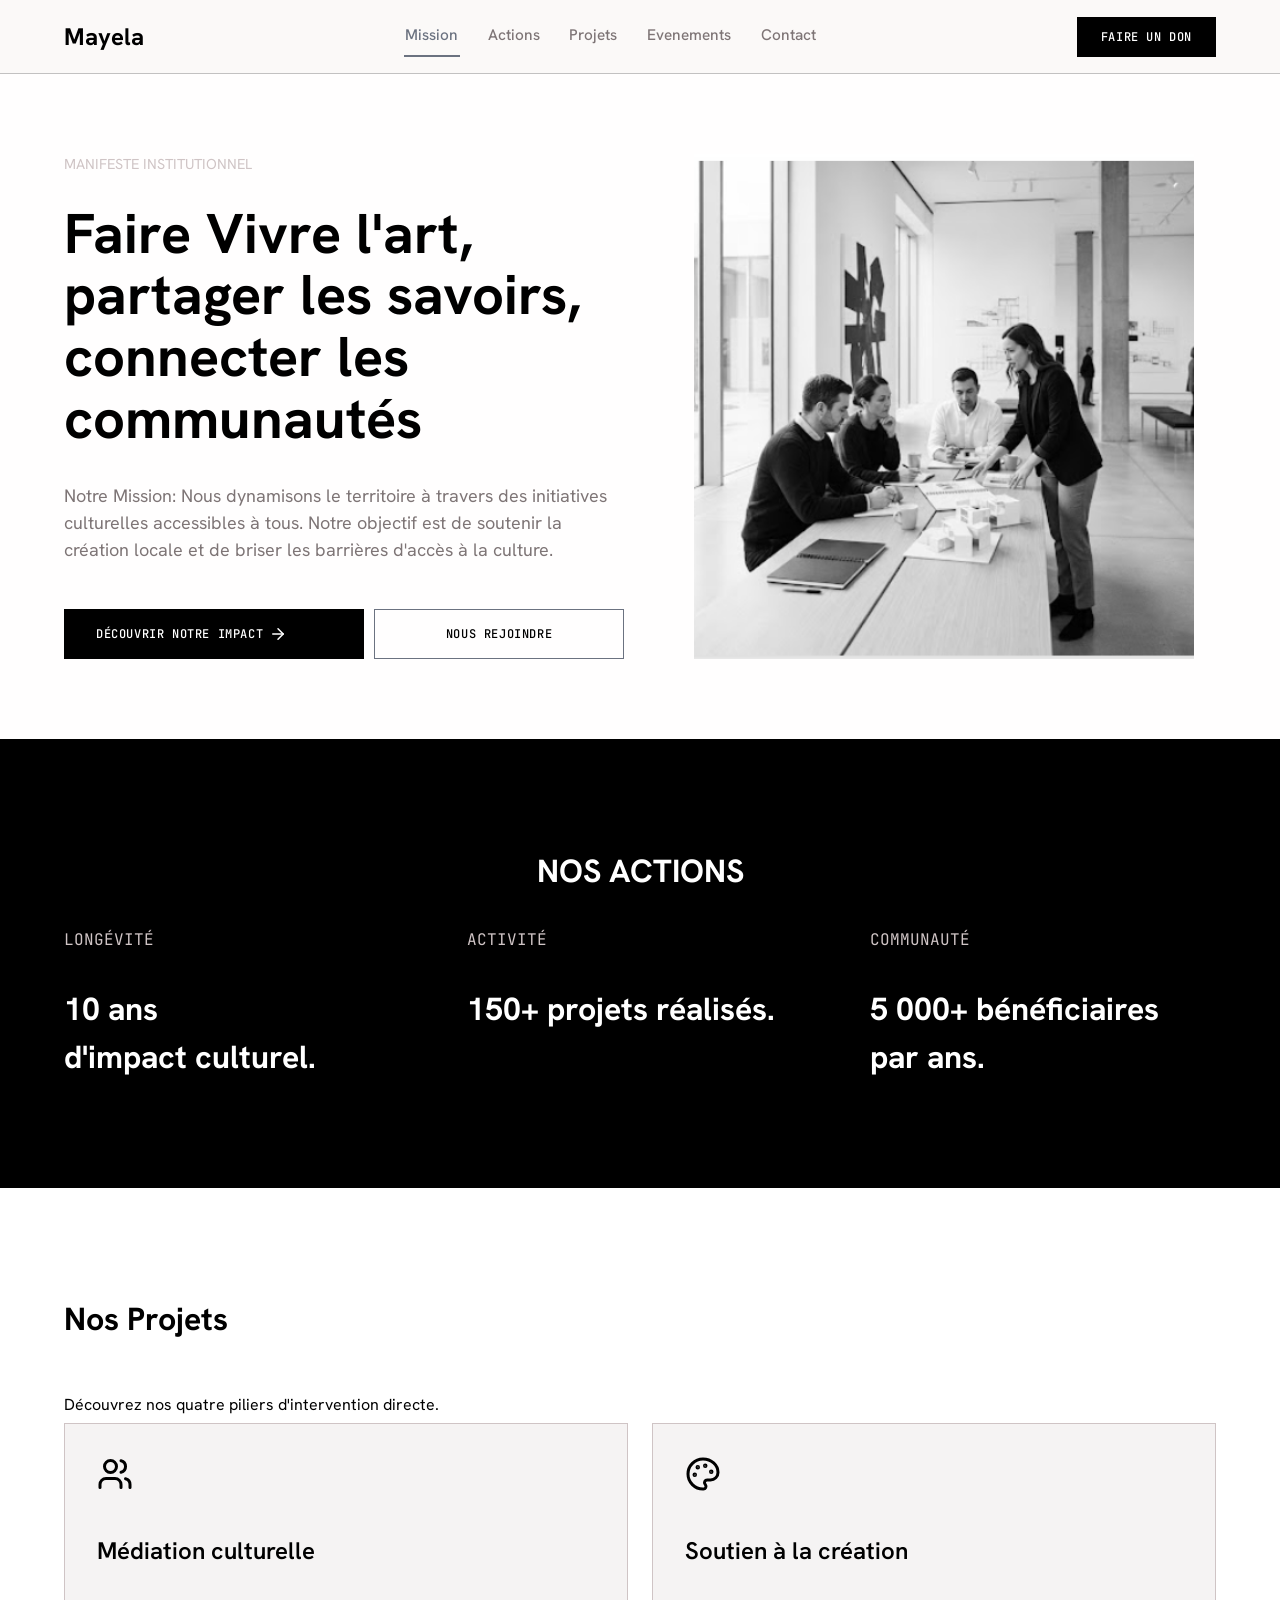
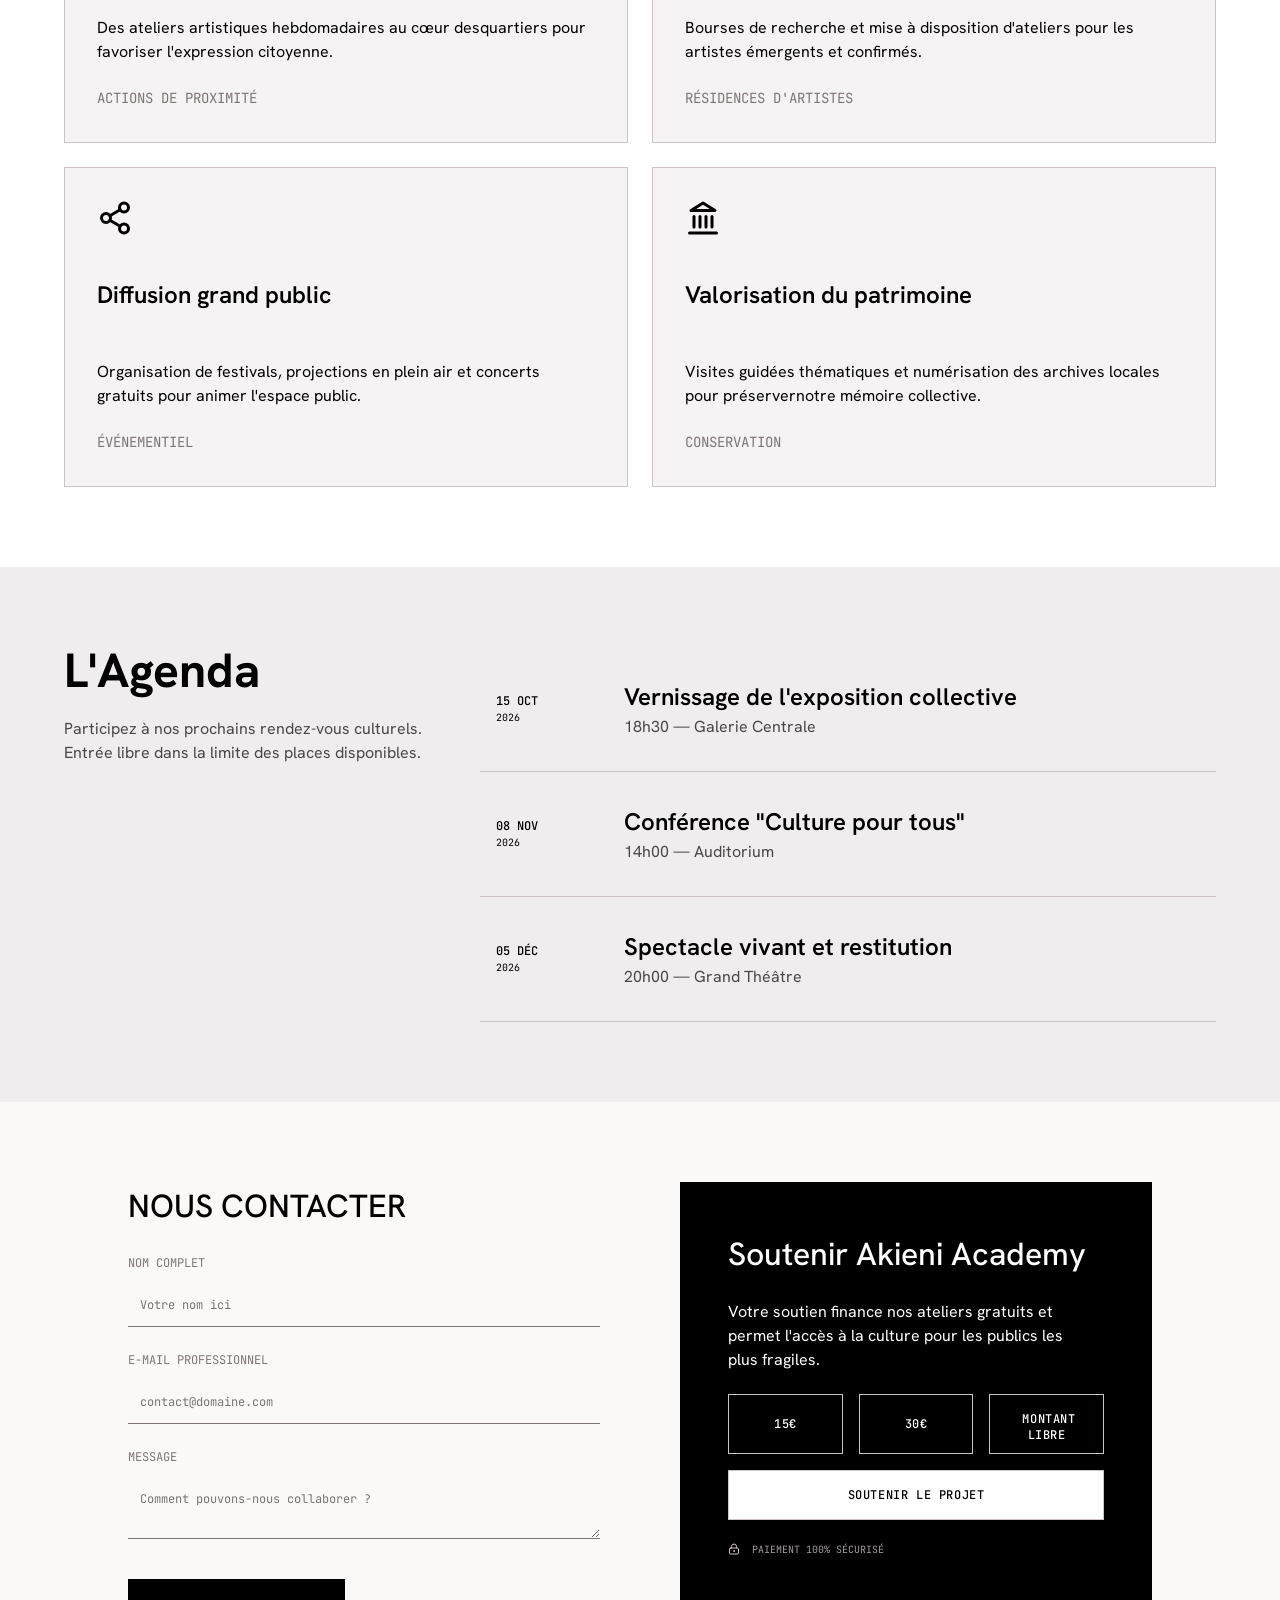
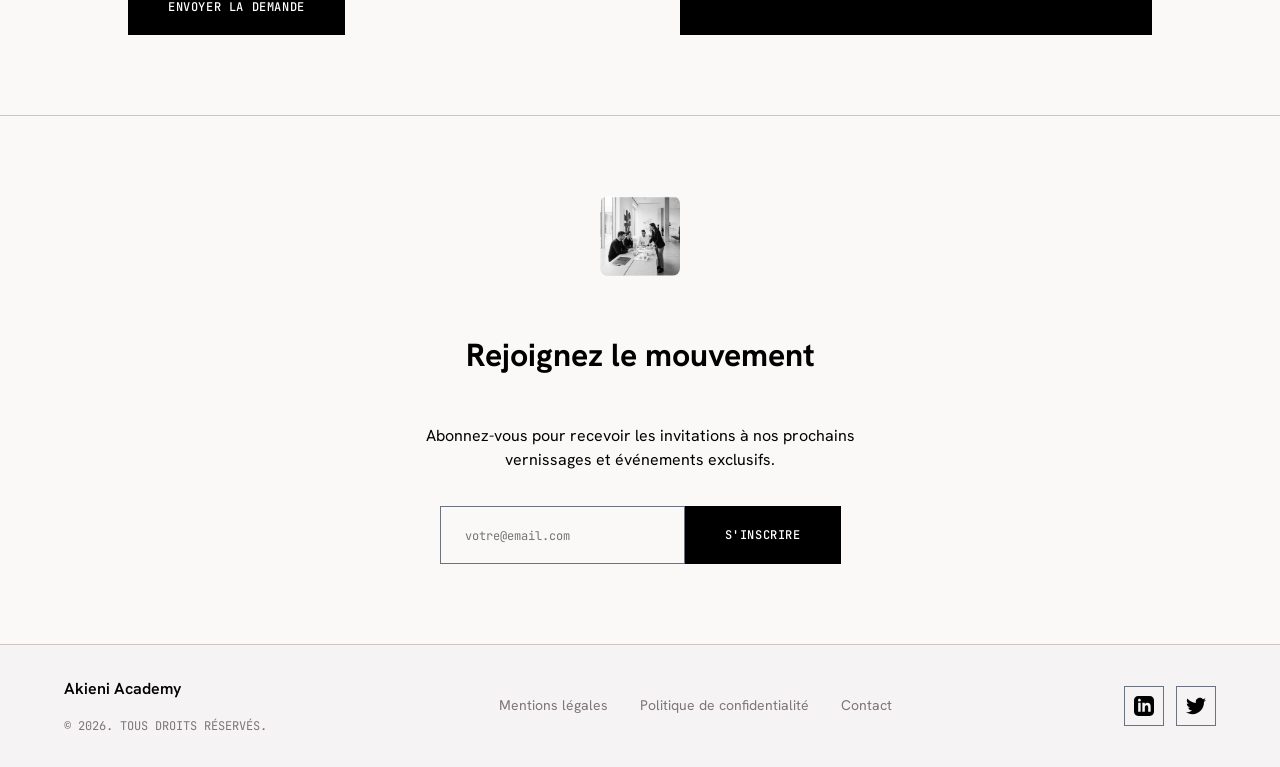
<file: index.html>
<!DOCTYPE html>
<html lang="fr">
  <head>
    <meta charset="UTF-8">
    <meta name="viewport" content="width=device-width, initial-scale=1.0">
    <title>Mayela | Faire vivre l'art</title>

    <link rel="preconnect" href="https://fonts.googleapis.com">
    <link rel="preconnect" href="https://fonts.gstatic.com" crossorigin>
    <link
      href="https://fonts.googleapis.com/css2?family=Hanken+Grotesk:ital,wght@0,100..900;1,100..900&family=JetBrains+Mono:ital,wght@0,100..800;1,100..800&display=swap"
      rel="stylesheet"
    >

    <link rel="stylesheet" href="css/index.css">
  </head>

  <body>
    <nav class="navbar_bloc">
      <div class="base_width">
        <div class="navbar_logo">mayela</div>
        <ul class="navebar_links">
          <li><a href="#missions">mission</a></li>
          <li><a href="#actions">actions</a></li>
          <li><a href="#projets">projets</a></li>
          <li><a href="#agenda">evenements</a></li>
          <li><a href="#newsletter">contact</a></li>
        </ul>
        <button class="navbar_btn_don button__small button-primary">
          Faire un don
        </button>
      </div>
    </nav>

    <header class="layout-base"></header>

    <main>
      <section class="hero_section layout-base" id="missions">
        <div class="principal_container">
          <div class="left_box">
            <div class="small_title">MANIFESTE INSTITUTIONNEL</div>
            <h1>
              Faire Vivre l'art, partager les savoirs, connecter les <br>
              communautés
            </h1>
            <p class="description-title">
              Notre Mission: Nous dynamisons le territoire à travers des
              initiatives culturelles accessibles à tous. Notre objectif est de
              soutenir la création locale et de briser les barrières d'accès à
              la culture.
            </p>

            <div class="btn-group ">
              <button class="button__icon button-primary">
                Découvrir notre impact
                <svg
                  xmlns="http://www.w3.org/2000/svg"
                  width="18"
                  height="18"
                  viewBox="0 0 24 24"
                  fill="none"
                  stroke="currentColor"
                  stroke-width="2"
                  stroke-linecap="round"
                  stroke-linejoin="round"
                  aria-hidden="true"
                  focusable="false"
                  class="lucide lucide-arrow-right-icon lucide-arrow-right"
                >
                  <path d="M5 12h14" />
                  <path d="m12 5 7 7-7 7" />
                </svg>
              </button>
              <button class="button button-secondary btn-outline">
                Nous rejoindre
              </button>
            </div>
          </div>

          <div class="right-box">
            <img
              src="ressources/img/img.png"
              alt="Bénévoles de Mayela animant un atelier artistique en plein air"
            >
          </div>
        </div>
      </section>

      <!-- Debut section :  Chiffres -->
      <section class="chiffre_section" id="actions">
        <h2>NOS ACTIONS</h2>
        <div class="chiffre_content layout-base">
          <article>
            <p class="small_title">longévité</p>
            <h3 class="big_title_chiffre">10 ans d'impact culturel.</h3>
          </article>

          <article>
            <p class="small_title">Activité</p>
            <h3 class="big_title_chiffre">150+ projets réalisés.</h3>
          </article>

          <article>
            <p class="small_title">communauté</p>
            <h3 class="big_title_chiffre">5 000+ bénéficiaires par ans.</h3>
          </article>
        </div>
      </section>
      <!-- fin section  :  Chiffres -->

      <section class="layout-base" id="projets">
        <div class="flex column flex-start">
          <h2>Nos Projets</h2>
          <p class="card-description">
            Découvrez nos quatre piliers d'intervention directe.
          </p>
        </div>
        <div class="projects-grid">
          <div class="card">
            <div class="card-top">
              <div class="flex column">
                <svg
                  xmlns="http://www.w3.org/2000/svg"
                  viewBox="0 0 24 24"
                  fill="none"
                  stroke="currentColor"
                  stroke-width="2"
                  stroke-linecap="round"
                  stroke-linejoin="round"
                  aria-hidden="true"
                  focusable="false"
                  class="card-icon"
                >
                  <path d="M16 21v-2a4 4 0 0 0-4-4H6a4 4 0 0 0-4 4v2" />
                  <circle cx="9" cy="7" r="4" />
                  <path d="M22 21v-2a4 4 0 0 0-3-3.87" />
                  <path d="M16 3.13a4 4 0 01 0 7.75" />
                </svg>
                <h3 class="card-title">Médiation culturelle</h3>
                <p class="card-description">
                  Des ateliers artistiques hebdomadaires au cœur desquartiers
                  pour favoriser l'expression citoyenne.
                </p>
              </div>
            </div>
            <div class="card-bottom">
              <span class="card-label">Actions de proximité</span>
            </div>
          </div>
          <div class="card">
            <div class="card-top">
              <div class="flex column">
                <svg
                  xmlns="http://www.w3.org/2000/svg"
                  viewBox="0 0 24 24"
                  fill="none"
                  stroke="currentColor"
                  stroke-width="2"
                  stroke-linecap="round"
                  stroke-linejoin="round"
                  aria-hidden="true"
                  focusable="false"
                  class="card-icon"
                >
                  <path
                    d="M12 22a1 1 0 0 1 0-20 10 9 0 0 1 10 9 5 5 0 0 1-5 5h-2.25a1.75
                    1.75 0 00-1.4 2.8l.3.4a1.75 1.75 0 0 1-1.4 2.8z"
                  />
                  <circle cx="13.5" cy="6.5" r=".5" fill="currentColor" />
                  <circle cx="17.5" cy="10.5" r=".5" fill="currentColor" />
                  <circle cx="6.5" cy="12.5" r=".5" fill="currentColor" />
                  <circle cx="8.5" cy="7.5" r=".5" fill="currentColor" />
                </svg>
                <h3 class="card-title">Soutien à la création</h3>
                <p class="card-description">
                  Bourses de recherche et mise à disposition d'ateliers pour les
                  artistes émergents et confirmés.
                </p>
              </div>
            </div>
            <div class="card-bottom">
              <span class="card-label">Résidences d'artistes</span>
            </div>
          </div>
          <div class="card">
            <div class="card-top">
              <div class="flex column">
                <svg
                  xmlns="http://www.w3.org/2000/svg"
                  viewBox="0 0 24 24"
                  fill="none"
                  stroke="currentColor"
                  stroke-width="2"
                  stroke-linecap="round"
                  stroke-linejoin="round"
                  aria-hidden="true"
                  focusable="false"
                  class="card-icon"
                >
                  <circle cx="18" cy="5" r="3" />
                  <circle cx="6" cy="12" r="3" />
                  <circle cx="18" cy="19" r="3" />
                  <line x1="8.59" x2="15.42" y1="13.51" y2="17.49" />
                  <line x1="15.41" x2="8.59" y1="6.51" y2="10.49" />
                </svg>
                <h3 class="card-title">Diffusion grand public</h3>
                <p class="card-description">
                  Organisation de festivals, projections en plein air et
                  concerts gratuits pour animer l'espace public.
                </p>
              </div>
            </div>
            <div class="card-bottom">
              <span class="card-label">Événementiel</span>
            </div>
          </div>
          <div class="card">
            <div class="card-top">
              <div class="flex column">
                <svg
                  xmlns="http://www.w3.org/2000/svg"
                  viewBox="0 0 24 24"
                  fill="none"
                  stroke="currentColor"
                  stroke-width="2"
                  stroke-linecap="round"
                  stroke-linejoin="round"
                  aria-hidden="true"
                  focusable="false"
                  class="card-icon"
                >
                  <line x1="3" x2="21" y1="22" y2="22" />
                  <line x1="6" x2="6" y1="18" y2="11" />
                  <line x1="10" x2="10" y1="18" y2="11" />
                  <line x1="14" x2="14" y1="18" y2="11" />
                  <line x1="18" x2="18" y1="18" y2="11" />
                  <polygon points="12 2 20 7 4 7" />
                </svg>
                <h3 class="card-title">Valorisation du patrimoine</h3>
                <p class="card-description">
                  Visites guidées thématiques et numérisation des archives
                  locales pour préservernotre mémoire collective.
                </p>
              </div>
            </div>
            <div class="card-bottom">
              <span class="card-label">Conservation</span>
            </div>
          </div>
        </div>
      </section>

      <!-- Agenda -->
      <section id="agenda">
        <div class="agenda-wrapper layout-base">
          <div class="agenda-left">
            <h2 class="agenda-left-title">L'Agenda</h2>
            <p class="agenda-left-description">
              Participez à nos prochains rendez-vous culturels. Entrée libre
              dans la limite des places disponibles.
            </p>
          </div>
          <div class="agenda-right">
            <div class="agenda-right-wrapper">
              <div class="agenda-item">
                <div class="agenda-item-left">
                  <span>15 OCT</span>
                  <span>2026</span>
                </div>
                <div class="agenda-item-right">
                  <h3 class="agenda-item-right-title">
                    Vernissage de l'exposition collective
                  </h3>
                  <span class="agenda-item-right-meta"
                    >18h30 — Galerie Centrale</span
                  >
                </div>
                <svg
                  xmlns="http://www.w3.org/2000/svg"
                  viewBox="0 0 24 24"
                  fill="none"
                  stroke="currentColor"
                  stroke-width="2"
                  stroke-linecap="round"
                  stroke-linejoin="round"
                  aria-hidden="true"
                  focusable="false"
                  class="agenda-item__icon"
                >
                  <path d="m9 18 6-6-6-6" />
                </svg>
              </div>
              <!--  -->
              <div class="agenda-item">
                <div class="agenda-item-left">
                  <span>08 NOV</span>
                  <span>2026</span>
                </div>
                <div class="agenda-item-right">
                  <h3 class="agenda-item-right-title">
                    Conférence "Culture pour tous"
                  </h3>
                  <span class="agenda-item-right-meta">
                    14h00 — Auditorium
                  </span>
                </div>
                <svg
                  xmlns="http://www.w3.org/2000/svg"
                  viewBox="0 0 24 24"
                  fill="none"
                  stroke="currentColor"
                  stroke-width="2"
                  stroke-linecap="round"
                  stroke-linejoin="round"
                  aria-hidden="true"
                  focusable="false"
                  class="agenda-item__icon"
                >
                  <path d="m9 18 6-6-6-6" />
                </svg>
              </div>
              <!--  -->
              <div class="agenda-item">
                <div class="agenda-item-left">
                  <span>05 DÉC</span>
                  <span>2026</span>
                </div>
                <div class="agenda-item-right">
                  <h3 class="agenda-item-right-title">
                    Spectacle vivant et restitution
                  </h3>
                  <span class="agenda-item-right-meta">
                    20h00 — Grand Théâtre
                  </span>
                </div>
                <svg
                  xmlns="http://www.w3.org/2000/svg"
                  viewBox="0 0 24 24"
                  fill="none"
                  stroke="currentColor"
                  stroke-width="2"
                  stroke-linecap="round"
                  stroke-linejoin="round"
                  aria-hidden="true"
                  focusable="false"
                  class="agenda-item__icon"
                >
                  <path d="m9 18 6-6-6-6" />
                </svg>
              </div>
            </div>
          </div>
        </div>
      </section>

      <!-- Début section NOUS CONTACTER : Grâsty Ghyvet SAMBA DINAULT -->
      <section class="section form-section">
        <div class="form-grid layout-base">
          <div class="flex column">
            <form method="post" class="form">
              <h2 class="sustain-title">NOUS CONTACTER</h2>
              <div class="input-group">
                <label for="fullname" class="input-label">NOM COMPLET</label>
                <input
                  class="input"
                  type="text"
                  name="fullname"
                  id="fullname"
                  placeholder="Votre nom ici"
                  required
                  minlength="2"
                >
              </div>
              <div class="input-group">
                <label for="professional-mail" class="input-label"
                  >E-MAIL PROFESSIONNEL</label
                >
                <input
                  class="input"
                  type="email"
                  name="professional-mail"
                  id="professional-mail"
                  placeholder="contact@domaine.com"
                  required
                >
              </div>
              <div class="input-group">
                <label for="message" class="input-label">MESSAGE</label>
                <textarea
                  class="textarea"
                  name="message"
                  id="message"
                  required
                  minlength="5"
                  placeholder="Comment pouvons-nous collaborer ?"
                ></textarea>
              </div>
              <div>
                <button class="button button-primary">
                  ENVOYER LA DEMANDE
                </button>
              </div>
            </form>
          </div>
          <div class="flex column sustain">
            <div class="flex sustain-item">
              <h2 class="sustain-title">Soutenir Akieni Academy</h2>
              <p>
                Votre soutien finance nos ateliers gratuits et permet l'accès à
                la culture pour les publics les plus fragiles.
              </p>
            </div>
            <div class="flex sustain-group-btn">
              <button class="button button-secondary">15€</button>
              <button class="button button-secondary">30€</button>
              <button class="button button-secondary">Montant libre</button>
            </div>
            <div class="flex">
              <button class="button button-secondary sustain-submit-btn">
                SOUTENIR LE PROJET
              </button>
            </div>
            <div class="sustain-badge">
              <svg
                xmlns="http://www.w3.org/2000/svg"
                viewBox="0 0 24 24"
                fill="none"
                stroke="currentColor"
                stroke-width="2"
                stroke-linecap="round"
                stroke-linejoin="round"
                aria-hidden="true"
                focusable="false"
                class="sustain-logo"
              >
                <circle cx="12" cy="16" r="1" />
                <rect x="3" y="10" width="18" height="12" rx="2" />
                <path d="M7 10V7a5 5 0 0 1 10 0v3" />
              </svg>
              <p>Paiement 100% sécurisé</p>
            </div>
          </div>
        </div>
      </section>
      <!-- Fin Section NOUS CONTACTER -->

      <!-- Section newsletter -->
      <section class="layout-base newsletter-section" id="newsletter">
        <div class="base_width newsletter-content">
          <img
            src="ressources/img/img.png"
            alt="Carnet"
            class="newsletter-icon"
          >

          <h2>Rejoignez le mouvement</h2>
          <p class="card-description">
            Abonnez-vous pour recevoir les invitations à nos prochains
            vernissages et événements exclusifs.
          </p>

          <form class="form__newsletter">
            <fieldset>
              <legend>Newsletter</legend>
              <div class="input-group__newsletter">
                <input
                  class="input__newsletter"
                  id="newsletter-email"
                  name="email"
                  type="email"
                  placeholder="votre@email.com"
                  autocomplete="email"
                  required
                >
              </div>
            </fieldset>
            <button class="button button-primary" type="submit">
              S'inscrire
            </button>
          </form>
        </div>
      </section>
    </main>
    <!-- le pied de page -->
    <footer class="site-footer">
      <div class="footer-inner layout-base">
        <div class="flex column">
          <span class="footer-brand-name">Akieni Academy</span>
          <span class="footer-brand-tagline"
            >© 2026. Tous droits réservés.</span
          >
        </div>

        <nav class="footer-links">
          <a href="#">Mentions légales</a>
          <a href="#">Politique de confidentialité</a>
          <a href="#">Contact</a>
        </nav>

        <div class="footer-socials">
          <a class="social-link" href="#" aria-label="LinkedIn">
            <svg
              aria-hidden="true"
              focusable="false"
              class="social-link__icon"
              viewBox="0 0 24 24"
            >
              <path
                d="M19 0h-14c-2.761 0-5 2.239-5 5v14c0 2.761 2.239 5 5 5h14c2.762 0 5-2.239 5-5v-14c0-2.761-2.238-5-5-5zm-11 19h-3v-11h3v11zm-1.5-12.268c-.966 0-1.75-.79-1.75-1.764s.784-1.764 1.75-1.764 1.75.79 1.75 1.764-.783 1.764-1.75 1.764zm13.5 12.268h-3v-5.604c0-3.368-4-3.113-4 0v5.604h-3v-11h3v1.765c1.396-2.586 7-2.777 7 2.476v6.759z"
              ></path>
            </svg>
          </a>

          <a class="social-link" href="#" aria-label="Twitter">
            <svg
              aria-hidden="true"
              focusable="false"
              class="social-link__icon"
              viewBox="0 0 24 24"
            >
              <path
                d="M24 4.557c-.883.392-1.832.656-2.828.775 1.017-.609 1.798-1.574 2.165-2.724-.951.564-2.005.974-3.127 1.195-.897-.957-2.178-1.555-3.594-1.555-3.179 0-5.515 2.966-4.797 6.045-4.091-.205-7.719-2.165-10.148-5.144-1.29 2.213-.669 5.108 1.523 6.574-.806-.026-1.566-.247-2.229-.616-.054 2.281 1.581 4.415 3.949 4.89-.693.188-1.452.232-2.224.084.626 1.956 2.444 3.379 4.6 3.419-2.07 1.623-4.678 2.348-7.29 2.04 2.179 1.397 4.768 2.212 7.548 2.212 9.142 0 14.307-7.721 13.995-14.646.962-.695 1.797-1.562 2.457-2.549z"
              ></path>
            </svg>
          </a>
        </div>
      </div>
    </footer>
  </body>
</html>
</file>
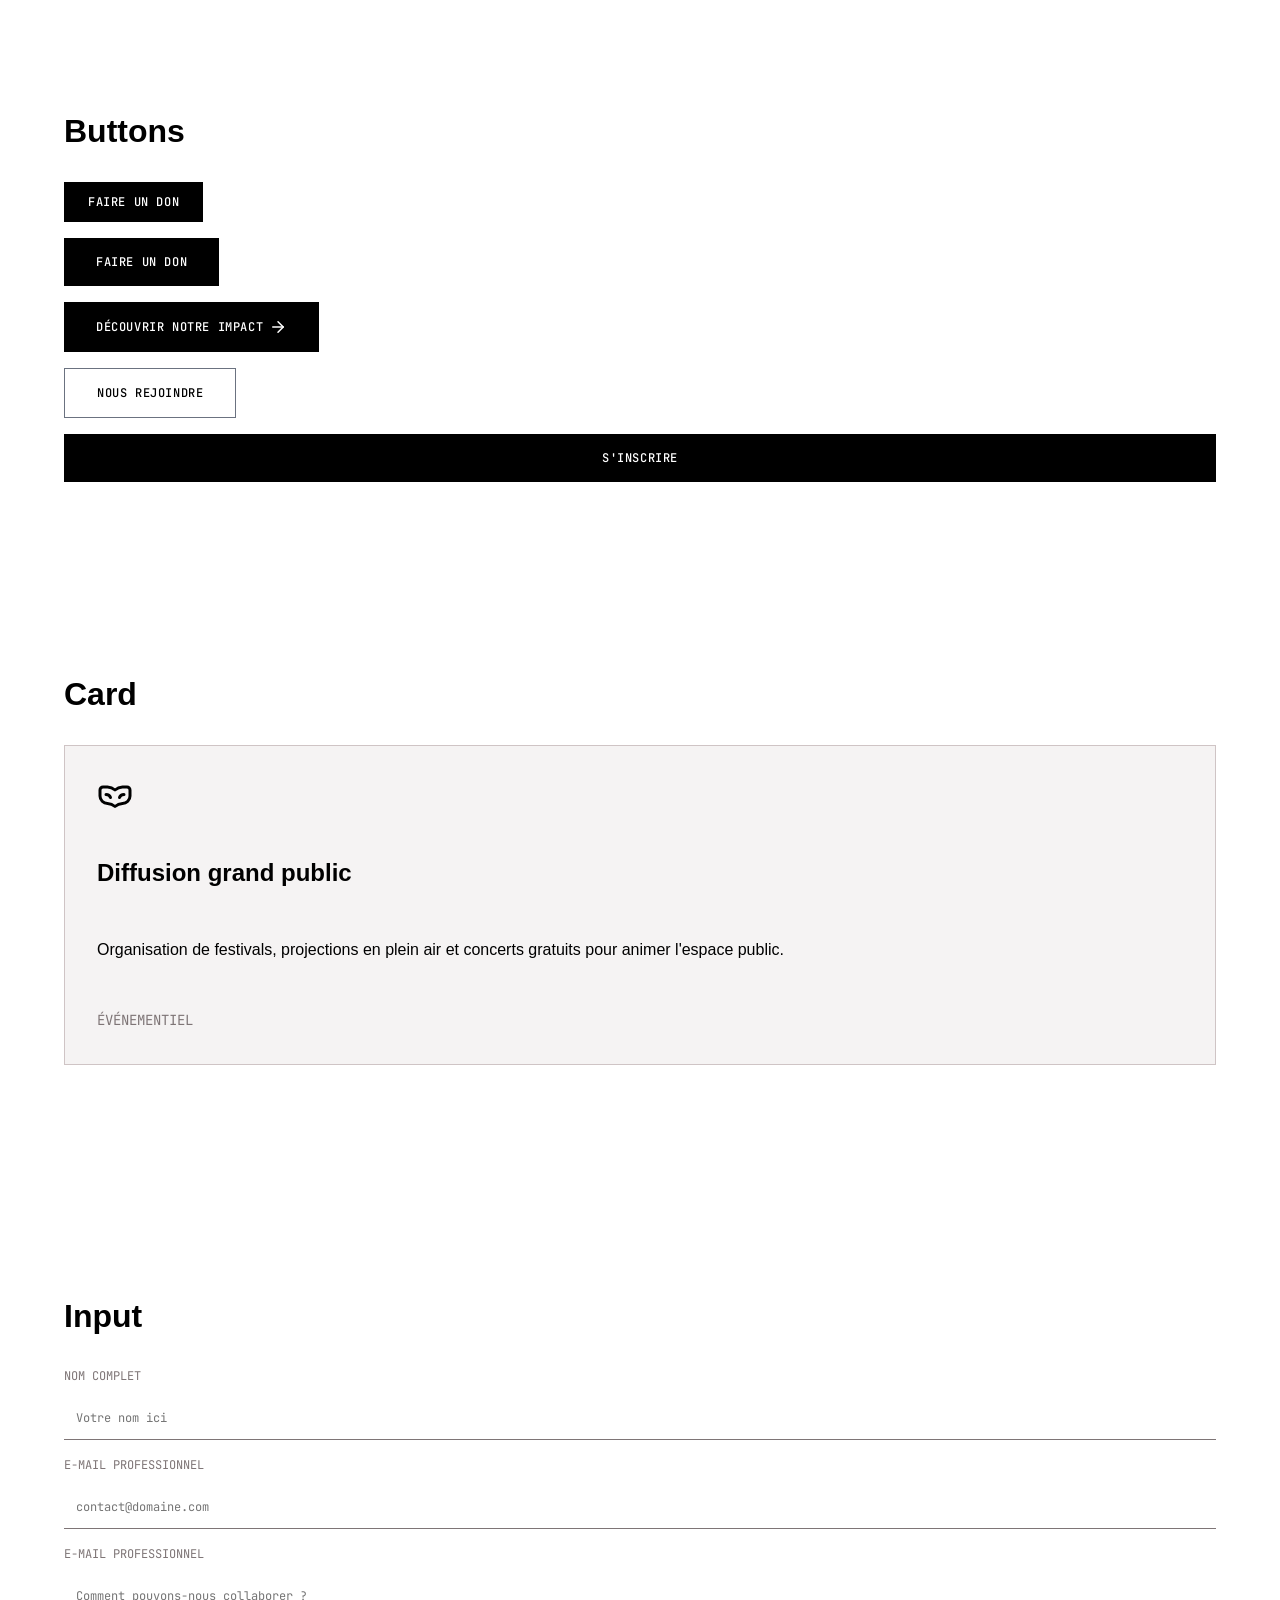
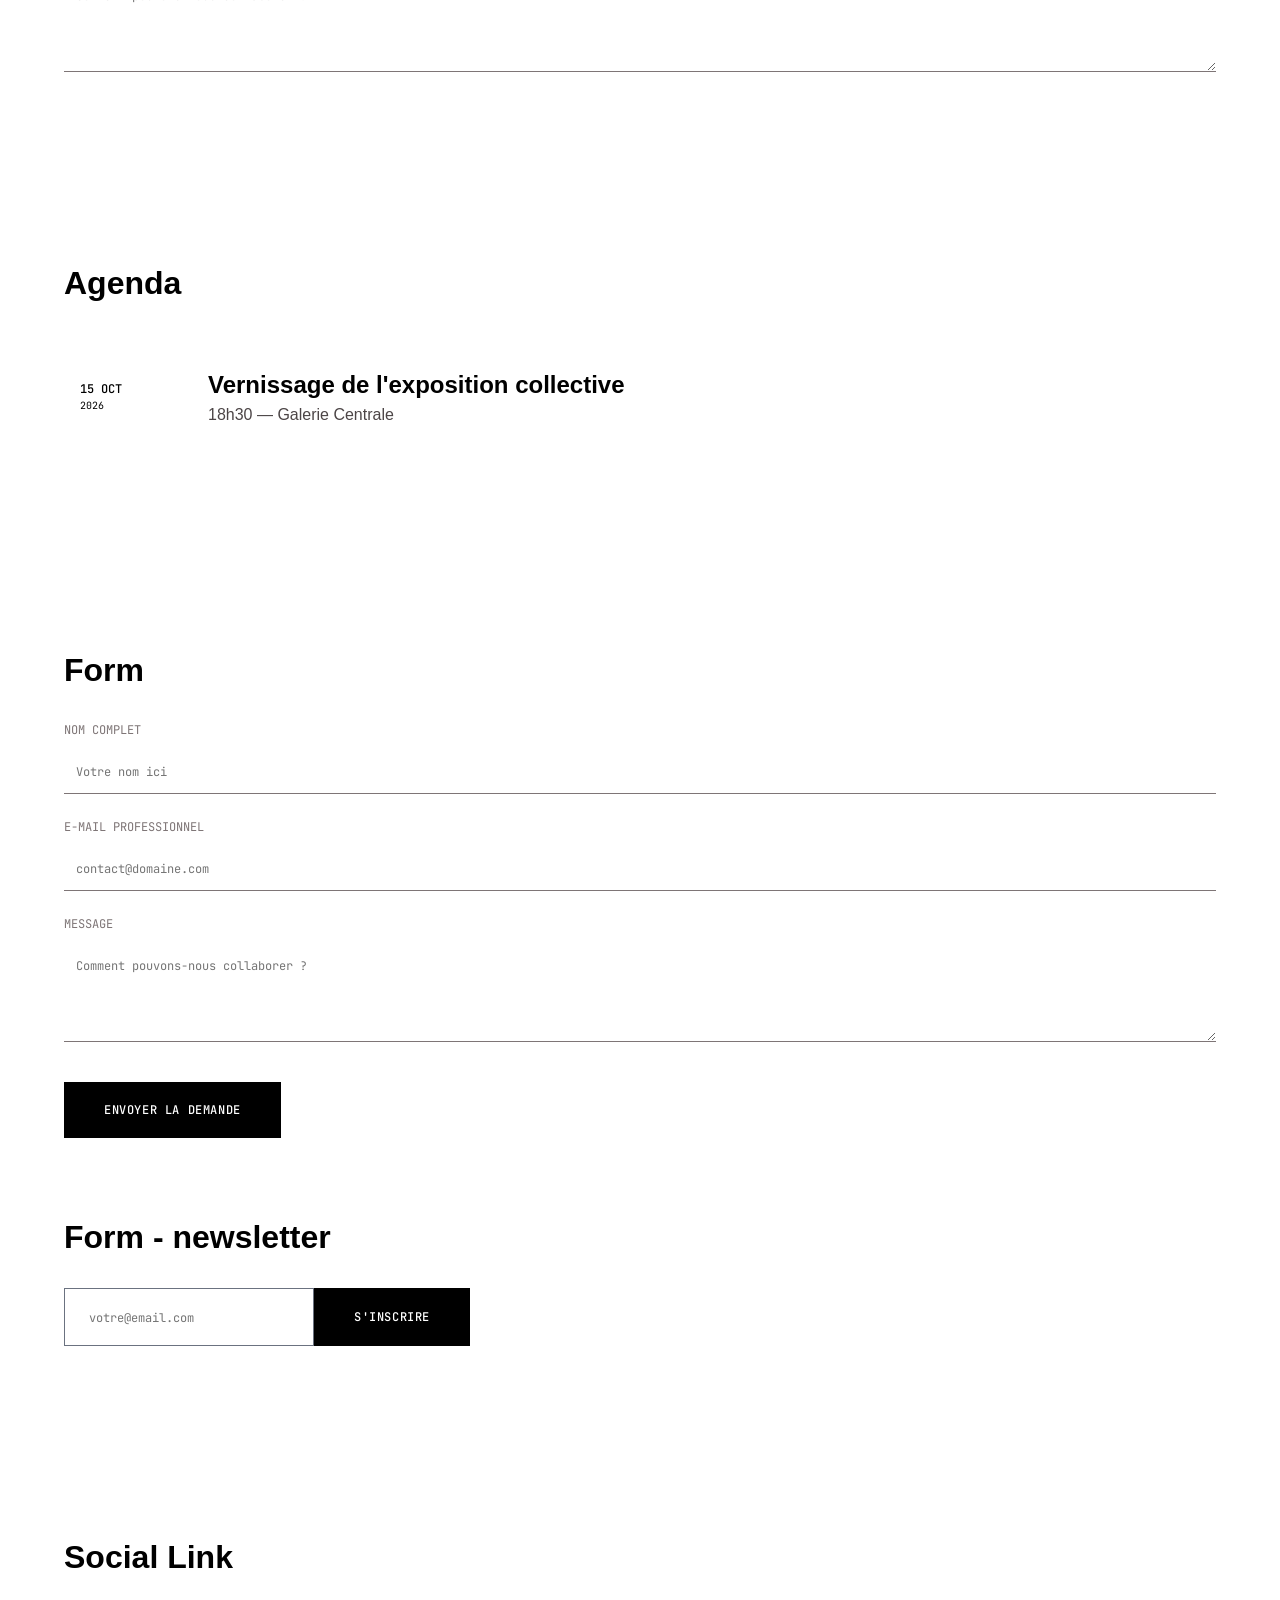
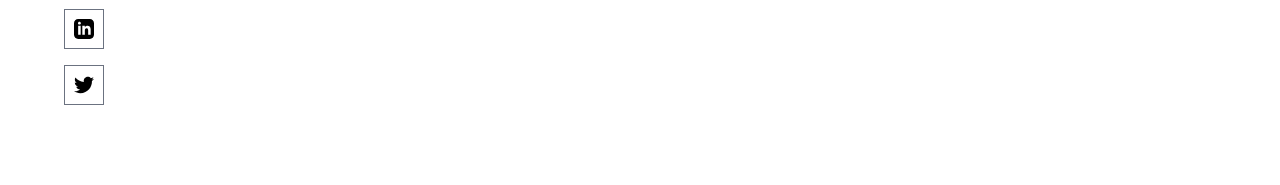
<file: components.html>
<!DOCTYPE html>
<html lang="fr">
  <head>
    <meta charset="UTF-8">
    <meta name="viewport" content="width=device-width, initial-scale=1.0">
    <title>Components | Mayela</title>

    <link rel="preconnect" href="https://fonts.googleapis.com">
    <link rel="preconnect" href="https://fonts.gstatic.com" crossorigin>
    <link
      href="https://fonts.googleapis.com/css2?family=Inter:ital,opsz,wght@0,14..32,100..900;1,14..32,100..900&family=JetBrains+Mono:ital,wght@0,100..800;1,100..800&display=swap"
      rel="stylesheet"
    >

    <link rel="stylesheet" href="css/index.css">
  </head>

  <body>
    <main>
      <!-- Commencer sur la version mobile (mobile-first) -->
      <!-- Exemple component button -->
      <section class="layout-base">
        <h2>Buttons</h2>
        <!-- les classe flex, column, flex-start sont dans le fichier css/tools/layout -->
        <div class="flex column flex-start">
          <!-- button primary [small] -->
          <button type="button" class="button__small button-primary">
            Faire un don
          </button>

          <!-- button primary -->
          <button type="button" class="button button-primary">
            Faire un don
          </button>

          <!-- button primary [icon] -->
          <button type="button" class="button__icon button-primary">
            Découvrir notre impact
            <svg
              xmlns="http://www.w3.org/2000/svg"
              width="18"
              height="18"
              viewBox="0 0 24 24"
              fill="none"
              stroke="currentColor"
              stroke-width="2"
              stroke-linecap="round"
              stroke-linejoin="round"
              aria-hidden="true"
              focusable="false"
            >
              <path d="M5 12h14" />
              <path d="m12 5 7 7-7 7" />
            </svg>
          </button>

          <!-- button secondary -->
          <button type="button" class="button button-secondary">
            Nous rejoindre
          </button>

          <!-- button primary [Large] -->
          <button type="button" class="button__large button-primary">
            S'inscrire
          </button>
        </div>
      </section>

      <!--  -->

      <section class="layout-base">
        <h2>Card</h2>
        <!-- les classe flex, column, flex-start sont dans le fichier css/tools/layout -->
        <div class="flex column">
          <div class="card">
            <div class="card-top">
              <div class="flex column">
                <svg
                  xmlns="http://www.w3.org/2000/svg"
                  viewBox="0 0 24 24"
                  fill="none"
                  stroke="currentColor"
                  stroke-width="2"
                  stroke-linecap="round"
                  stroke-linejoin="round"
                  aria-hidden="true"
                  focusable="false"
                  class="card-icon"
                >
                  <path d="M18 11c-1.5 0-2.5.5-3 2" />
                  <path
                    d="M4 6a2 2 0 0 0-2 2v4a5 5 0 0 0 5 5 8 8 0 0 1 5 2 8 8 0 0 1 5-2 5 5 0 0 0 5-5V8a2 2 0 0 0-2-2h-3a8 8 0 0 0-5 2 8 8 0 0 0-5-2z"
                  />
                  <path d="M6 11c1.5 0 2.5.5 3 2" />
                </svg>
                <h3 class="card-title">Diffusion grand public</h3>
                <p class="card-description">
                  Organisation de festivals, projections en plein air et
                  concerts gratuits pour animer l'espace public.
                </p>
              </div>
            </div>
            <div class="card-bottom">
              <span class="card-label">Événementiel</span>
            </div>
          </div>

          <br>
        </div>
      </section>

      <section class="layout-base">
        <h2>Input</h2>
        <!-- les classe flex, column, flex-start sont dans le fichier css/tools/layout -->
        <div class="flex column">
          <div class="input-group">
            <label class="input-label" for="name">Nom Complet</label>
            <input
              class="input"
              id="name"
              name="name"
              placeholder="Votre nom ici"
              type="text"
              autocomplete="name"
            >
          </div>

          <div class="input-group">
            <label class="input-label" for="email">E-mail Professionnel</label>
            <input
              class="input"
              id="email"
              name="email"
              placeholder="contact@domaine.com"
              type="email"
              autocomplete="email"
            >
          </div>

          <div class="input-group">
            <label class="input-label" for="message"
              >E-mail Professionnel</label
            >
            <textarea
              class="textarea"
              id="message"
              name="message"
              placeholder="Comment pouvons-nous collaborer ?"
              type="email"
              autocomplete="message"
              rows="4"
            ></textarea>
          </div>
        </div>
      </section>

      <section class="layout-base">
        <h2>Agenda</h2>
        <!-- les classe flex, column, flex-start sont dans le fichier css/tools/layout -->
        <div class="flex column">
          <div class="agenda-item">
            <div class="agenda-item-left">
              <span>15 OCT</span>
              <span>2026</span>
            </div>
            <div class="agenda-item-right">
              <h3 class="agenda-item-right-title">
                Vernissage de l'exposition collective
              </h3>
              <span class="agenda-item-right-meta"
                >18h30 — Galerie Centrale</span
              >
            </div>
            <svg
              xmlns="http://www.w3.org/2000/svg"
              viewBox="0 0 24 24"
              fill="none"
              stroke="currentColor"
              stroke-width="2"
              stroke-linecap="round"
              stroke-linejoin="round"
              class="agenda-item__icon"
              aria-hidden="true"
              focusable="false"
            >
              <path d="m9 18 6-6-6-6" />
            </svg>
          </div>
        </div>
      </section>

      <section class="layout-base">
        <h2>Form</h2>
        <!-- les classe flex, column, flex-start sont dans le fichier css/tools/layout -->
        <div class="flex column">
          <form class="form">
            <fieldset class="field">
              <legend>Vos informations</legend>
              <div class="input-group">
                <label class="input-label" for="name">Nom Complet</label>
                <input
                  class="input"
                  id="name"
                  name="name"
                  placeholder="Votre nom ici"
                  type="text"
                  autocomplete="name"
                >
              </div>

              <div class="input-group">
                <label class="input-label" for="email"
                  >E-mail Professionnel</label
                >
                <input
                  class="input"
                  id="email"
                  name="email"
                  placeholder="contact@domaine.com"
                  type="email"
                  autocomplete="email"
                >
              </div>

              <div class="input-group">
                <label class="input-label" for="message">Message</label>
                <textarea
                  class="textarea"
                  id="message"
                  name="message"
                  placeholder="Comment pouvons-nous collaborer ?"
                  autocomplete="off"
                  rows="4"
                ></textarea>
              </div>
            </fieldset>
            <button class="button button-primary" type="submit">
              Envoyer la demande
            </button>
          </form>
        </div>

        <br>
        <br>

        <h2>Form - newsletter</h2>
        <div class="flex column">
          <form class="form__newsletter">
            <fieldset>
              <legend>Vos informations</legend>
              <div class="input-group__newsletter">
                <input
                  class="input__newsletter"
                  id="email"
                  name="email"
                  placeholder="votre@email.com"
                  type="email"
                  autocomplete="email"
                  aria-label="Adresse e-mail"
                >
              </div>
            </fieldset>
            <button class="button button-primary" type="submit">
              S'inscrire
            </button>
          </form>
        </div>
      </section>

      <section class="layout-base">
        <h2>Social Link</h2>

        <div class="flex column">
          <a class="social-link" aria-label="Linkedin" href="#">
            <svg
              aria-hidden="true"
              focusable="false"
              class="social-link__icon"
              viewBox="0 0 24 24"
            >
              <path
                d="M19 0h-14c-2.761 0-5 2.239-5 5v14c0 2.761 2.239 5 5 5h14c2.762 0 5-2.239 5-5v-14c0-2.761-2.238-5-5-5zm-11 19h-3v-11h3v11zm-1.5-12.268c-.966 0-1.75-.79-1.75-1.764s.784-1.764 1.75-1.764 1.75.79 1.75 1.764-.783 1.764-1.75 1.764zm13.5 12.268h-3v-5.604c0-3.368-4-3.113-4 0v5.604h-3v-11h3v1.765c1.396-2.586 7-2.777 7 2.476v6.759z"
              ></path>
            </svg>
          </a>

          <a class="social-link" aria-label="X (Twitter)" href="#">
            <svg
              aria-hidden="true"
              focusable="false"
              class="social-link__icon"
              viewBox="0 0 24 24"
            >
              <path
                d="M24 4.557c-.883.392-1.832.656-2.828.775 1.017-.609 1.798-1.574 2.165-2.724-.951.564-2.005.974-3.127 1.195-.897-.957-2.178-1.555-3.594-1.555-3.179 0-5.515 2.966-4.797 6.045-4.091-.205-7.719-2.165-10.148-5.144-1.29 2.213-.669 5.108 1.523 6.574-.806-.026-1.566-.247-2.229-.616-.054 2.281 1.581 4.415 3.949 4.89-.693.188-1.452.232-2.224.084.626 1.956 2.444 3.379 4.6 3.419-2.07 1.623-4.678 2.348-7.29 2.04 2.179 1.397 4.768 2.212 7.548 2.212 9.142 0 14.307-7.721 13.995-14.646.962-.695 1.797-1.562 2.457-2.549z"
              ></path>
            </svg>
          </a>
        </div>
      </section>
    </main>
  </body>
</html>
</file>
<file: css/index.css>
/* Base tools */
@import "./tools/reset.css";
@import "./tools/typography.css";
@import "./tools/layout.css";

/* components */
@import "./components/button.css";
@import "./components/card.css";
@import "./components/input.css";
@import "./components/form.css";
@import "./components/social-link.css";
@import "./components/agenda-item.css";

/* sections */

@import "./sections/form.css";
@import "./sections/projects.css";
@import "./sections/agenda.css";
@import "./sections/footer.css";
@import "sections/navbar.css";
@import "sections/hero.css";
@import "sections/chiffres.css";
@import "sections/newsletter.css";

/* Variable css */
:root {
  /* container */
  --container-padding: var(--space-xl);

  /* font */
  --font-mono: "JetBrains Mono", monospace;
  --font-sans: "Hanken Grotesk", sans-serif;

  /* space */
  --space-base: 1rem;
  --space-xs: 0.375rem;
  --space-sm: 0.75rem;
  --space-md: 1.5rem;
  --space-lg: 2rem;
  --space-xlg: 5rem;
  --space-xl: 2.5rem;
  --space-2xl: 3rem;
  --space-3xl: 3.5rem;
  --space-4xl: 4rem;
  --space-section: 5rem;

  /* text */
  --text-base: 16px;
  --text-xs: 12px;
  --text-sm: 14px;
  --text-md: var(--text-base);
  --text-lg: 18px;
  --text-xl: 24px;
  --text-2xl: 32px;
  --text-3xl: 48px;

  /* line-height */
  --leading-xs: 12px;
  --leading-sm: 14px;
  --leading-1: 16px;
  --leading-2: 18px;
  --leading-3: 24px;
  --leading-4: 32px;
  --leading-5: 48px;

  /* Background */
  --background: #ffffff;
  --background-secondary: rgb(239, 237, 237);
  --background-secondary-b: #fbf9f8;
  --background-agenda: rgb(228, 226, 226);

  /* Color */
  --color: #ffffff;
  --color-foreground: #000000;
  --color-secondary: rgb(126, 117, 118);
  --color-secondary-agenda: rgb(76, 69, 70);

  /* Buttons */
  --button-background-primary: #000000;
  --button-background-secondary: transparent;
  --button-color-primary: var(--color);
  --button-color-secondary: #000000;

  /* Border */
  --border-color-primary: rgb(107, 114, 128);
  --border-color-secondary: rgb(207, 196, 197);
  --border-base: 0.666667px;

  /* Card */
  --background-card: #f5f3f3;
  --leading-card: 32px;
}

body {
  width: 100%;
  height: 100%;
  background-color: var(--background);
  font-family: var(--font-sans), sans-serif;
}

* {
  scroll-behavior: smooth;
}
</file>
